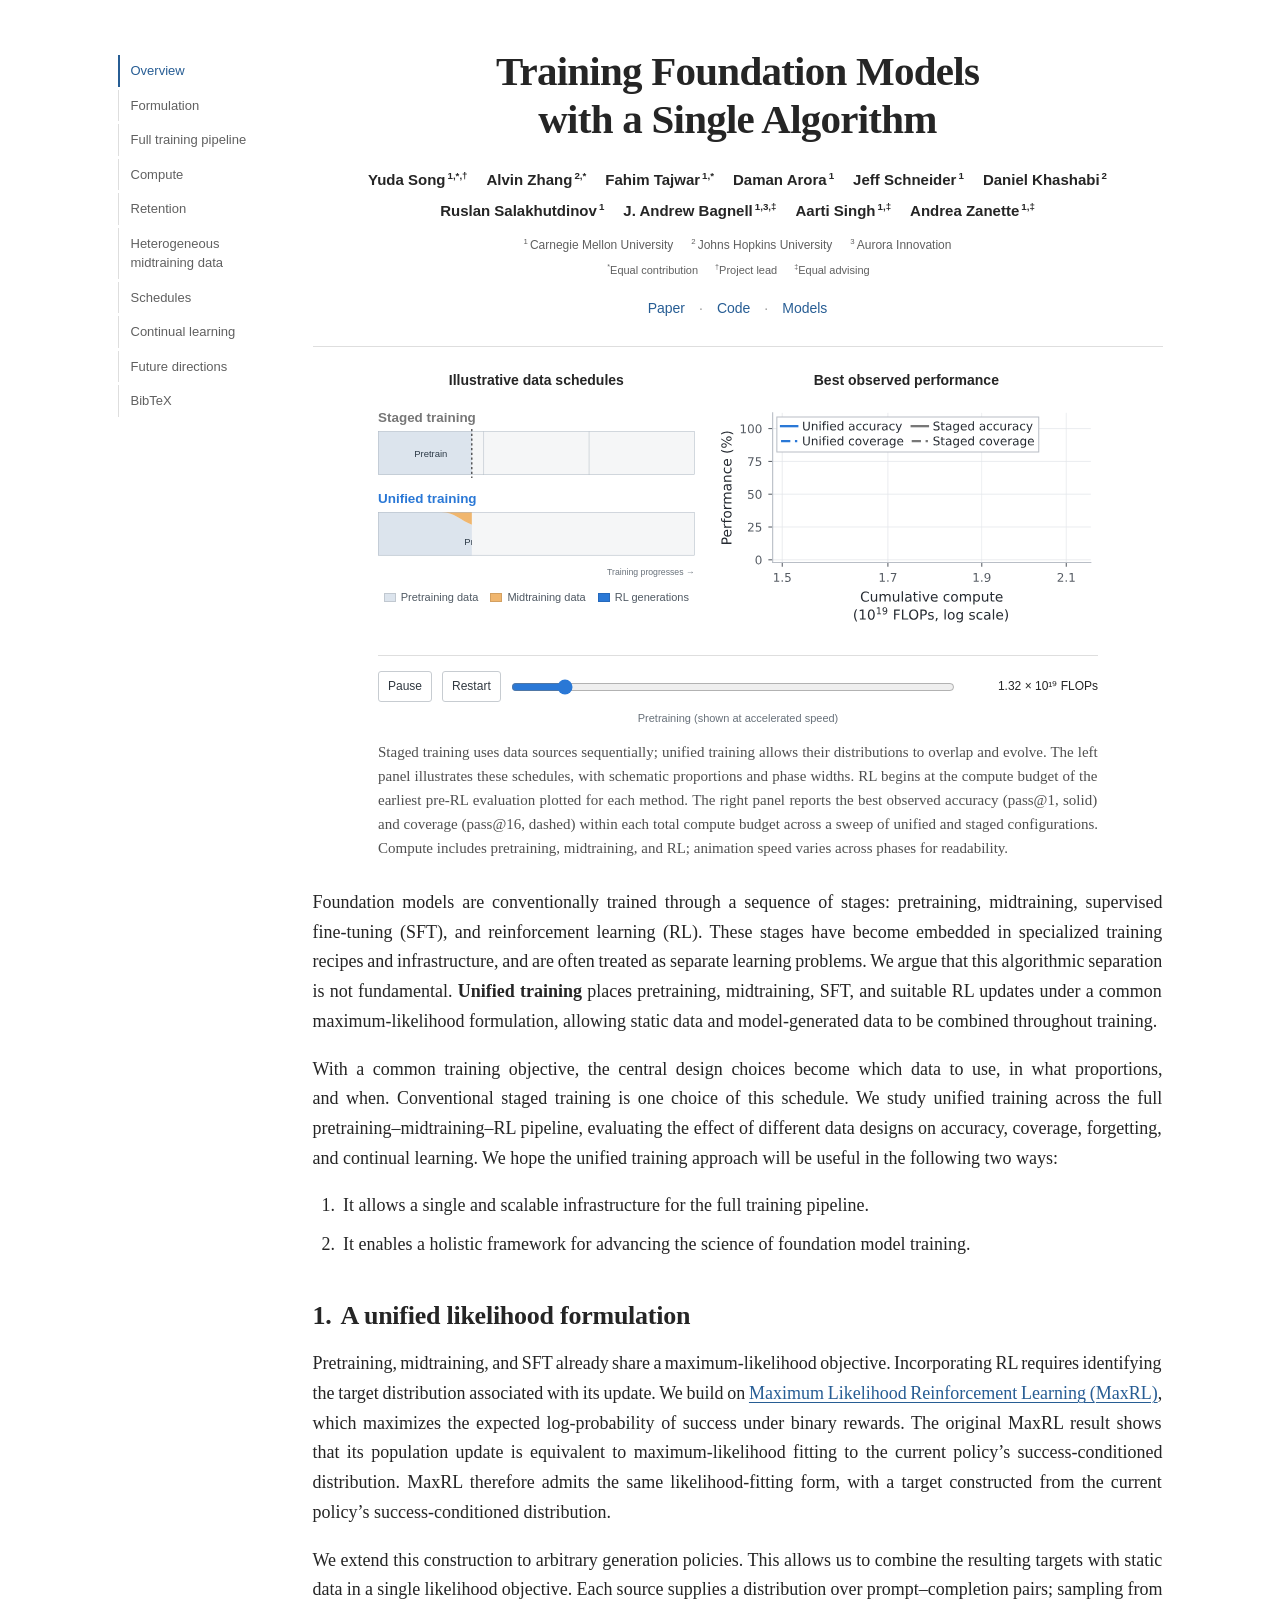
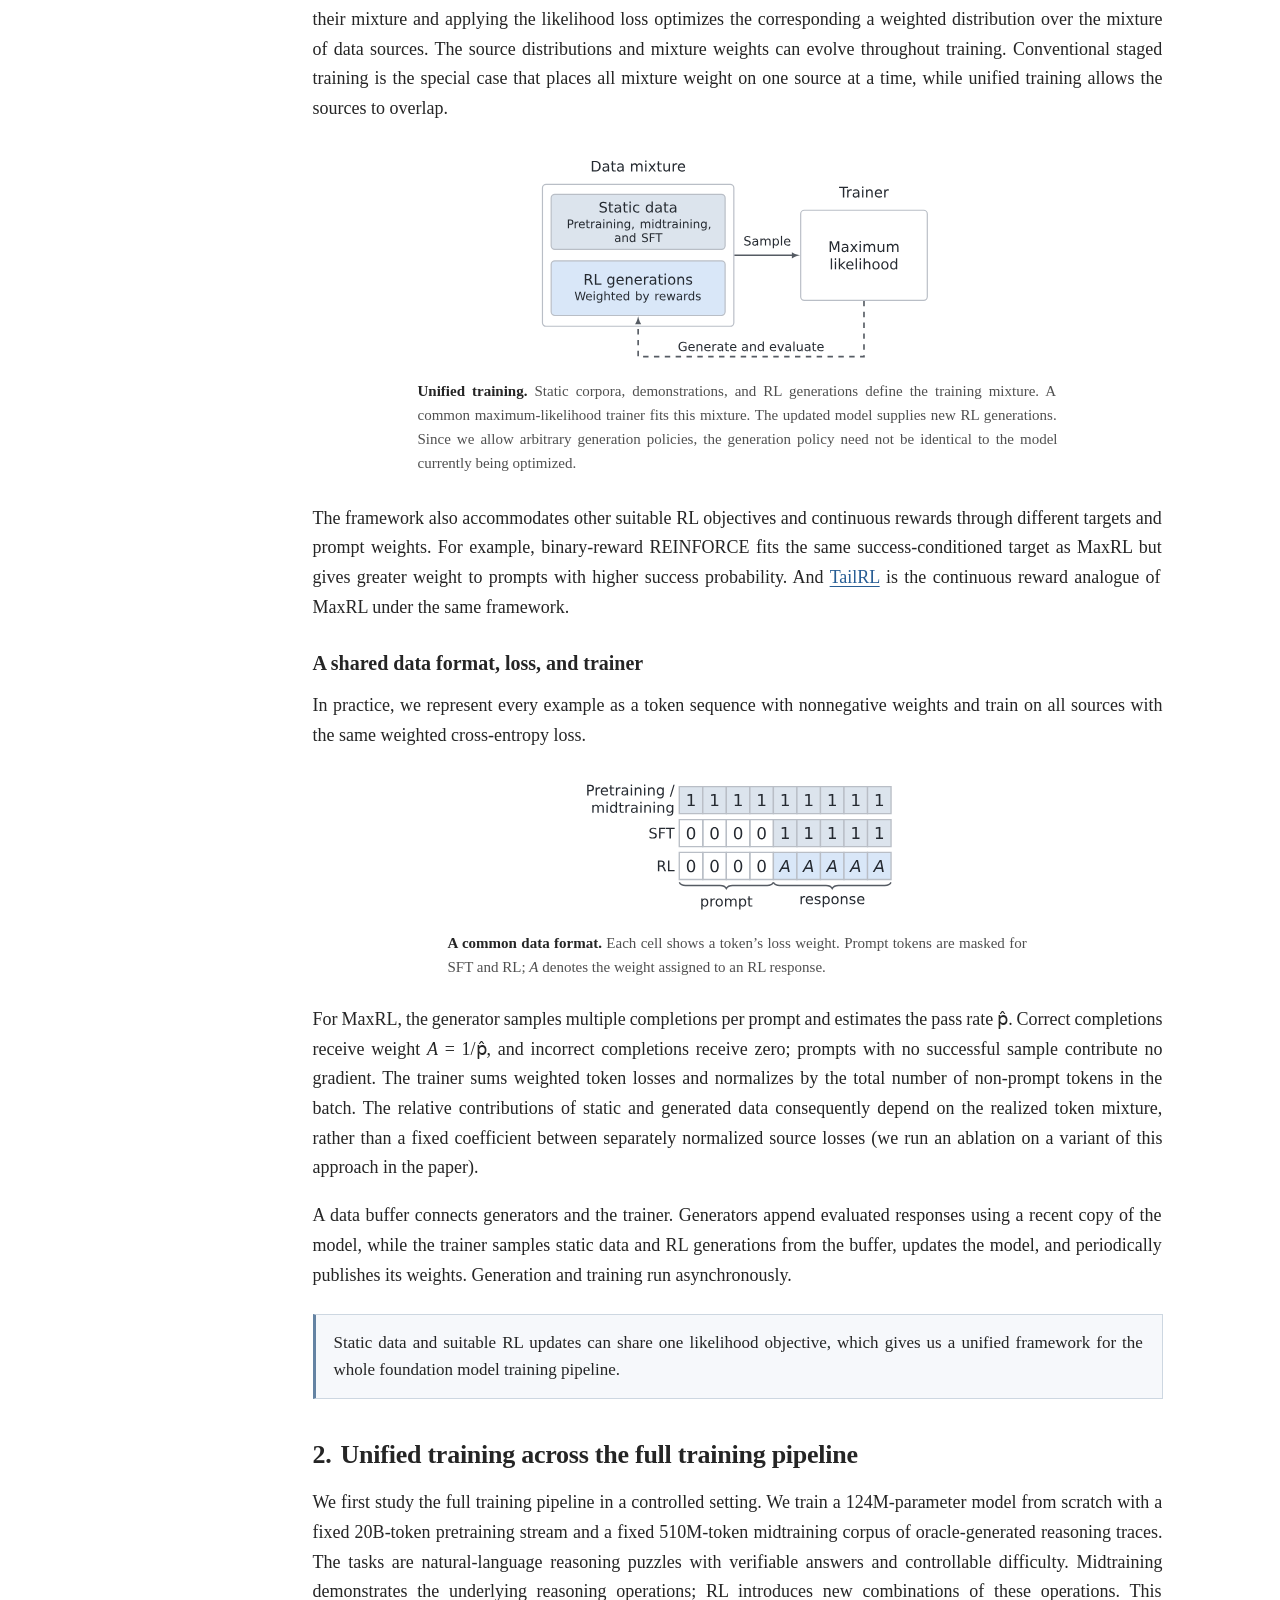
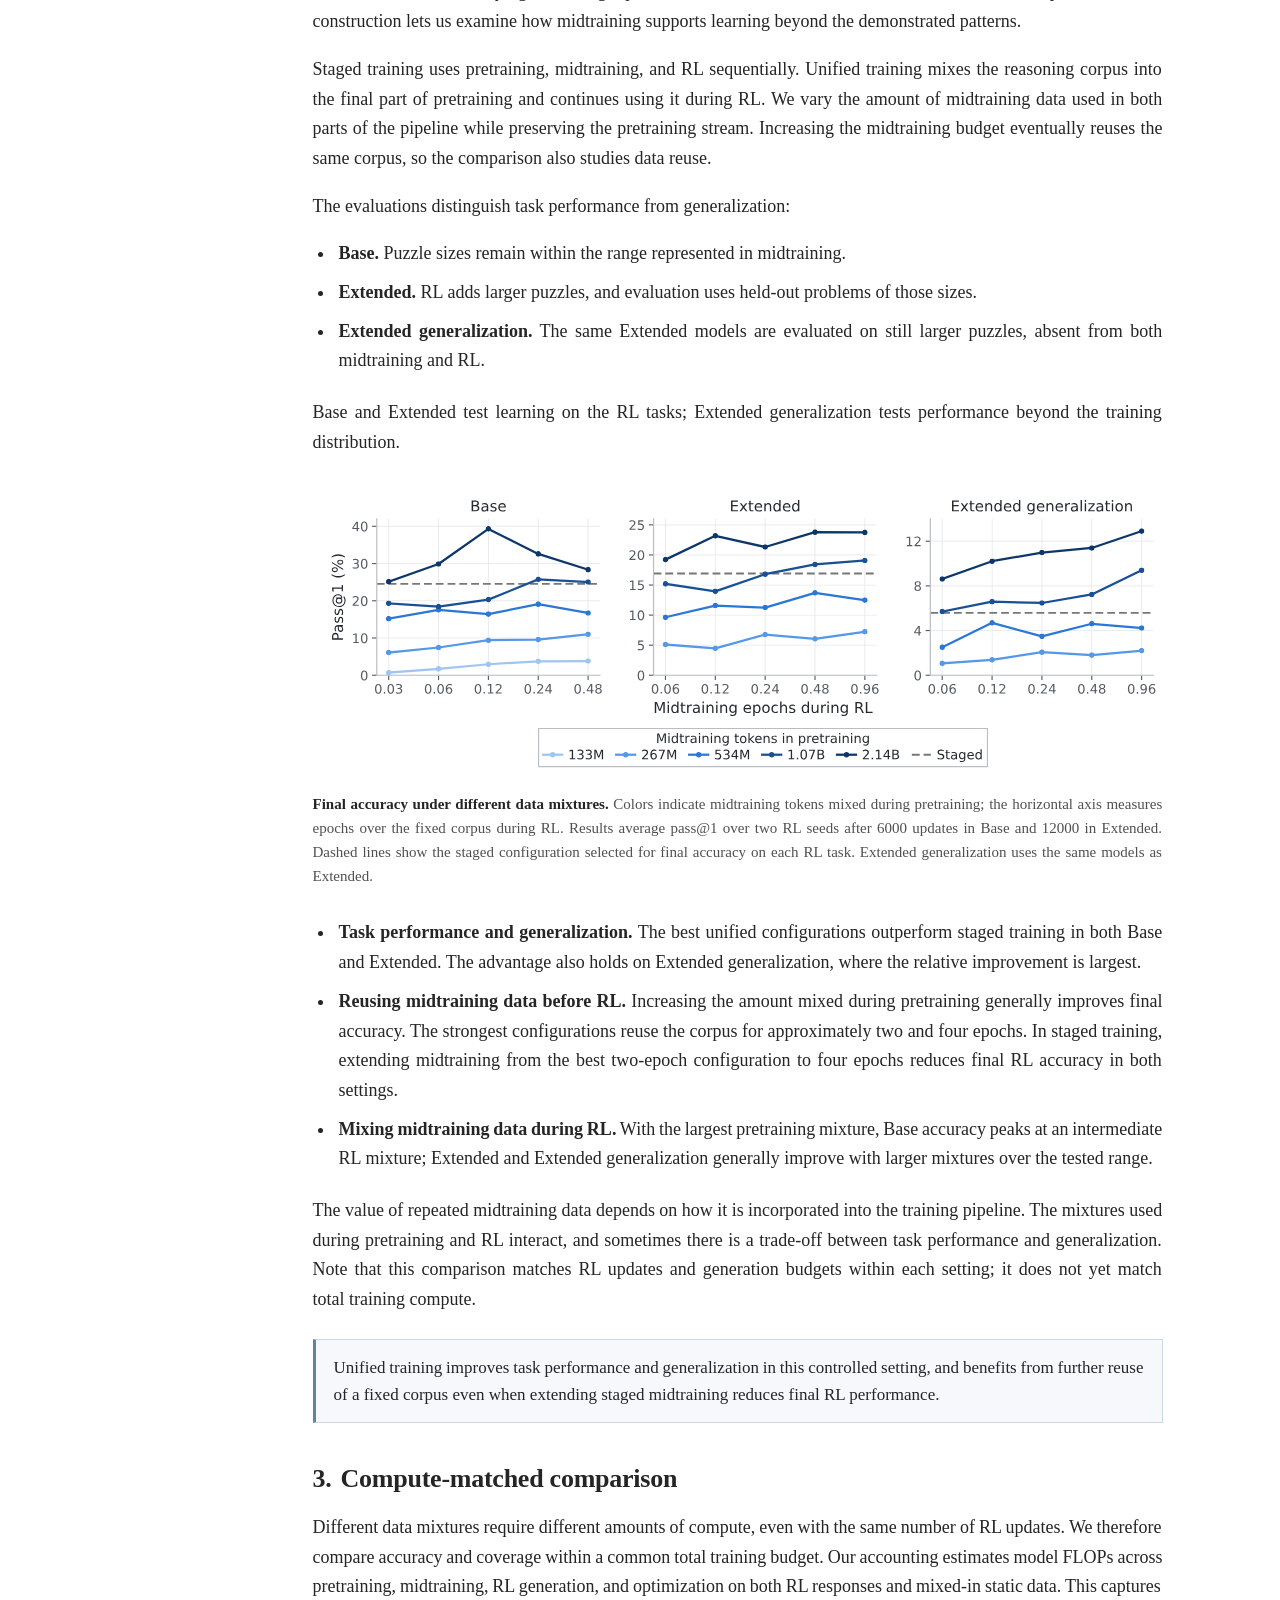
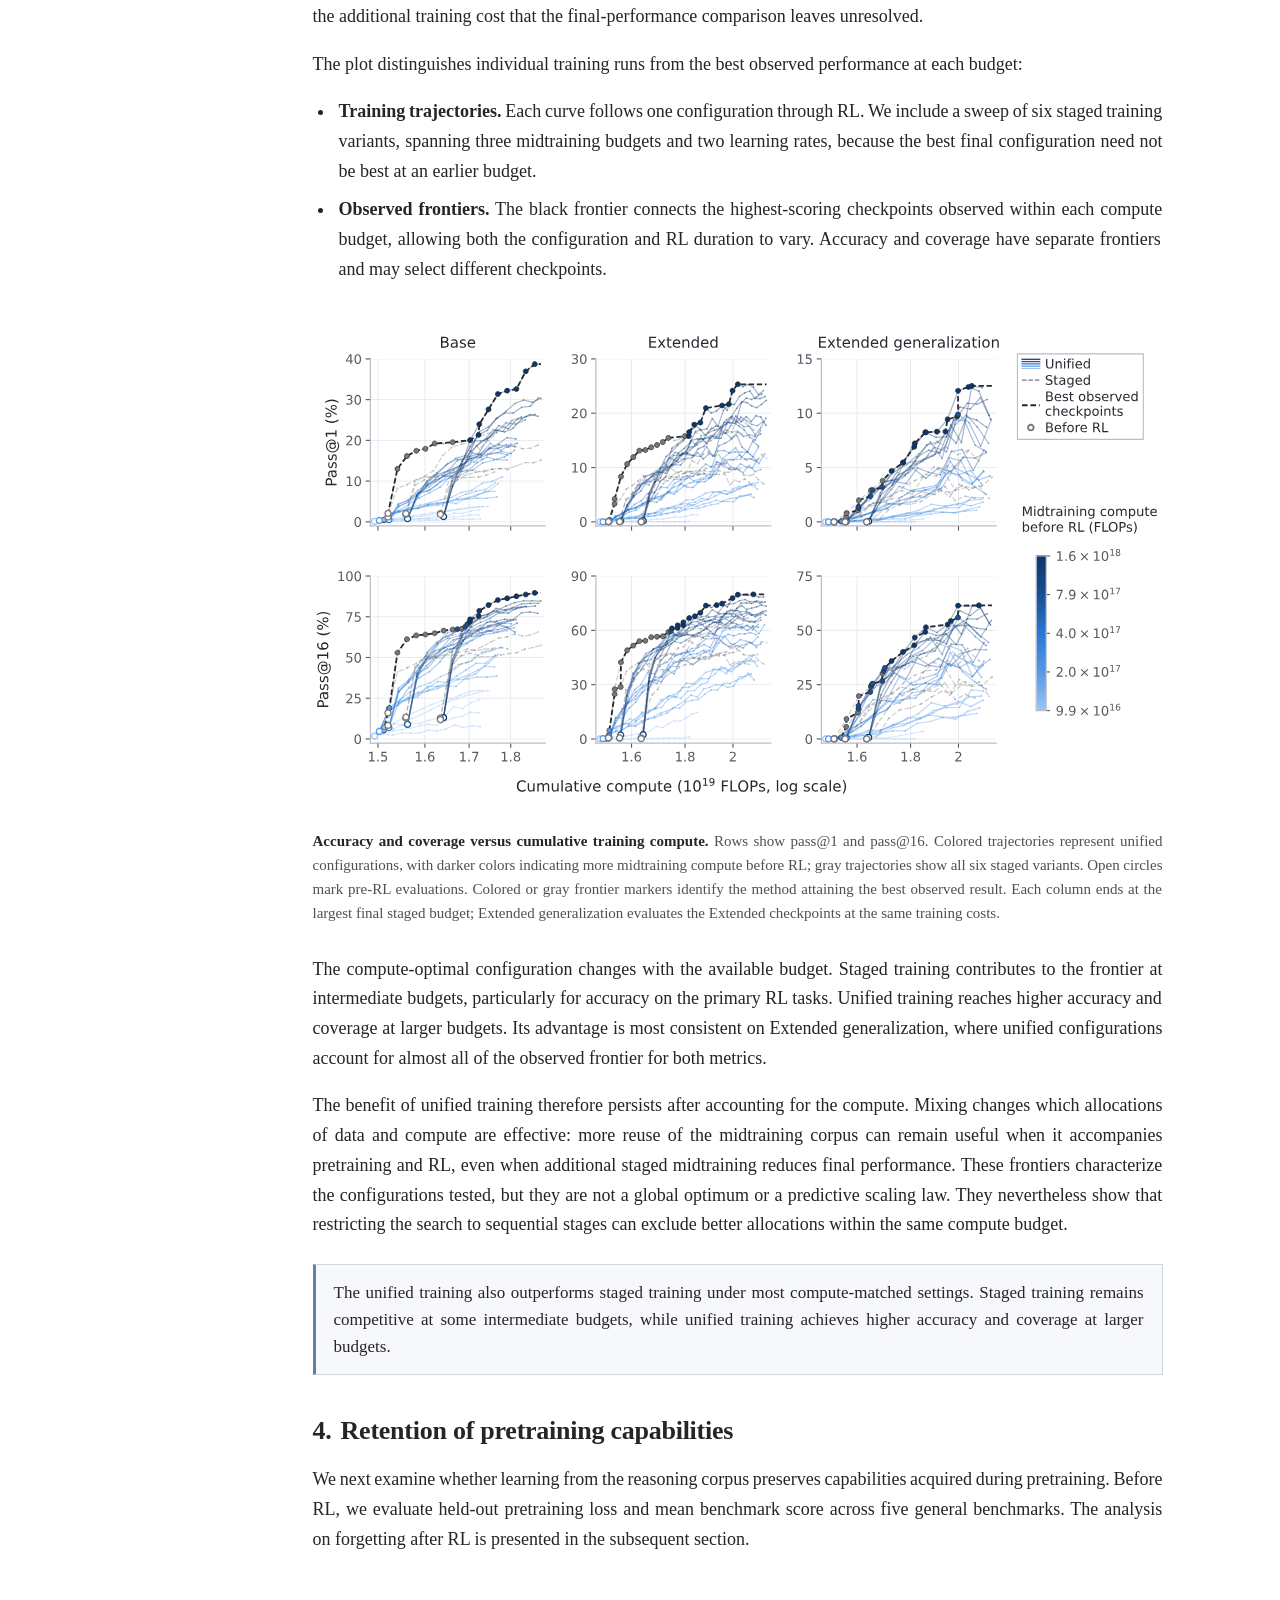
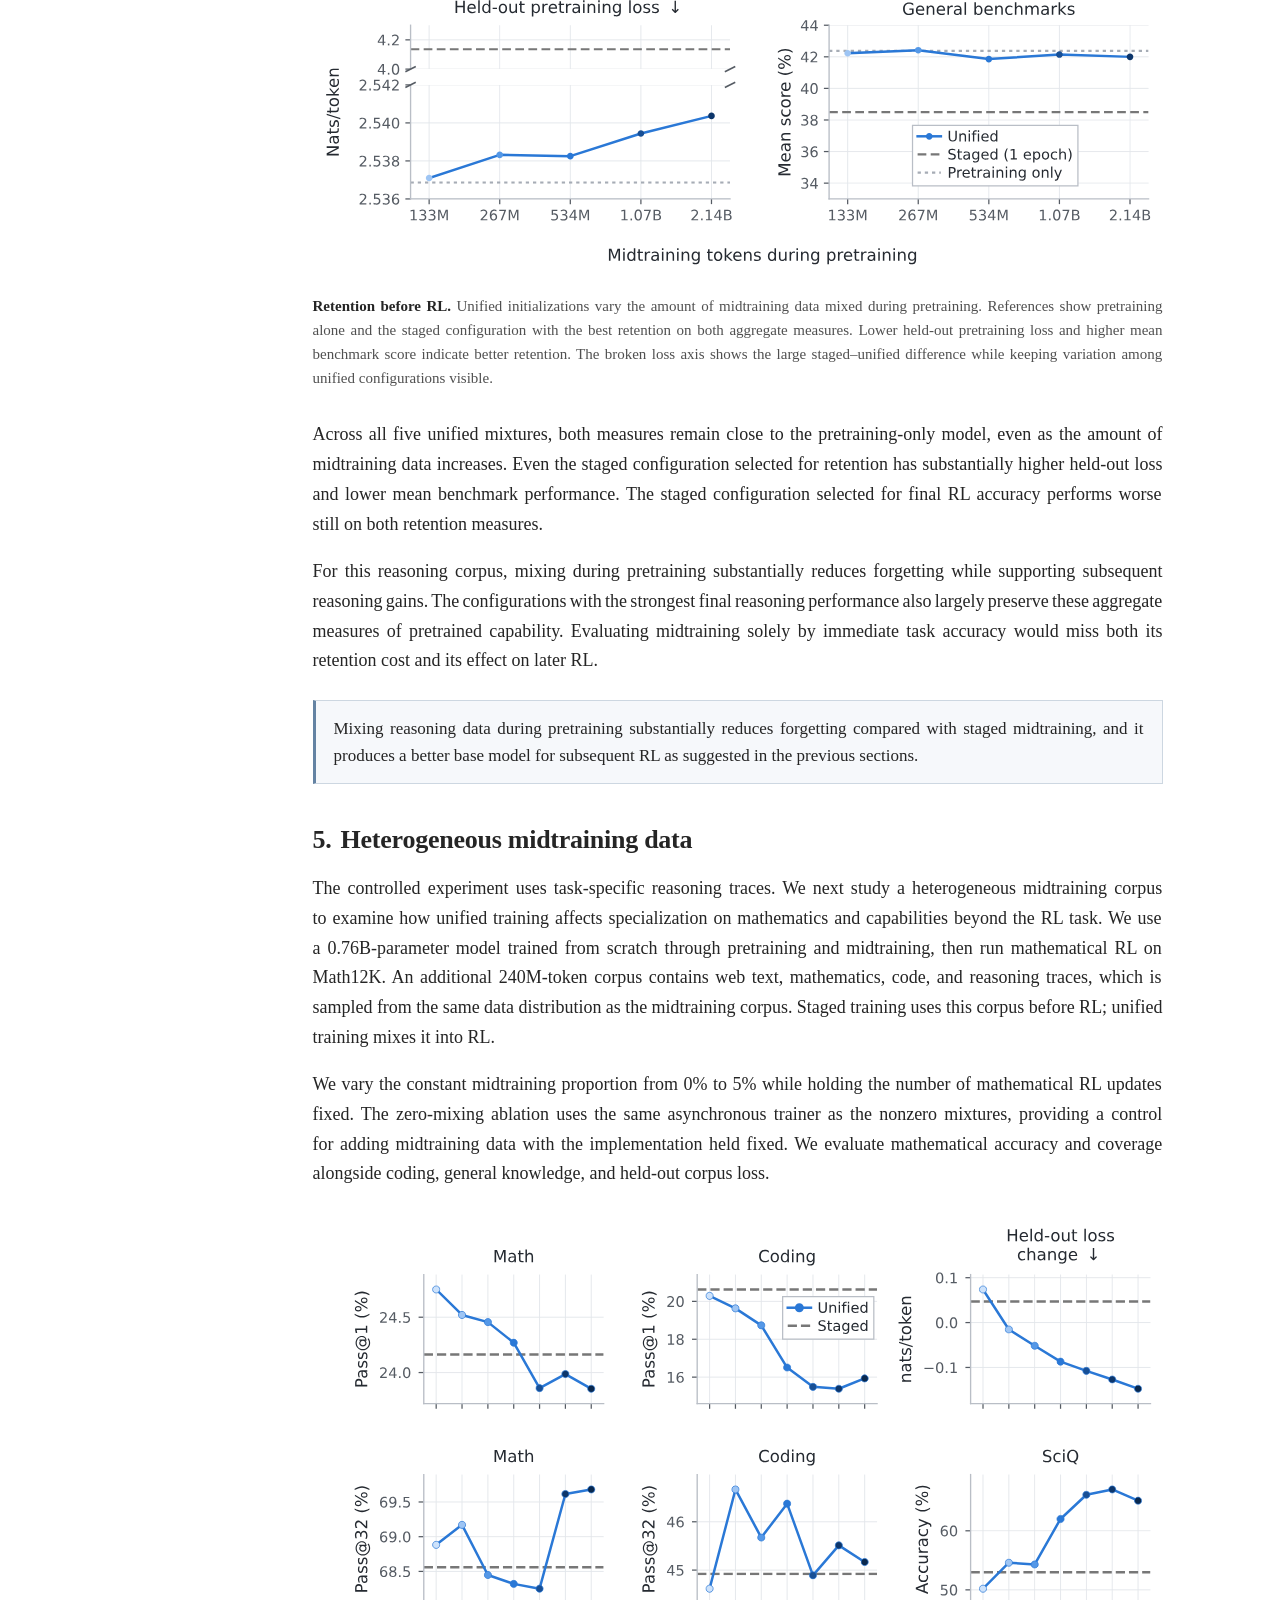
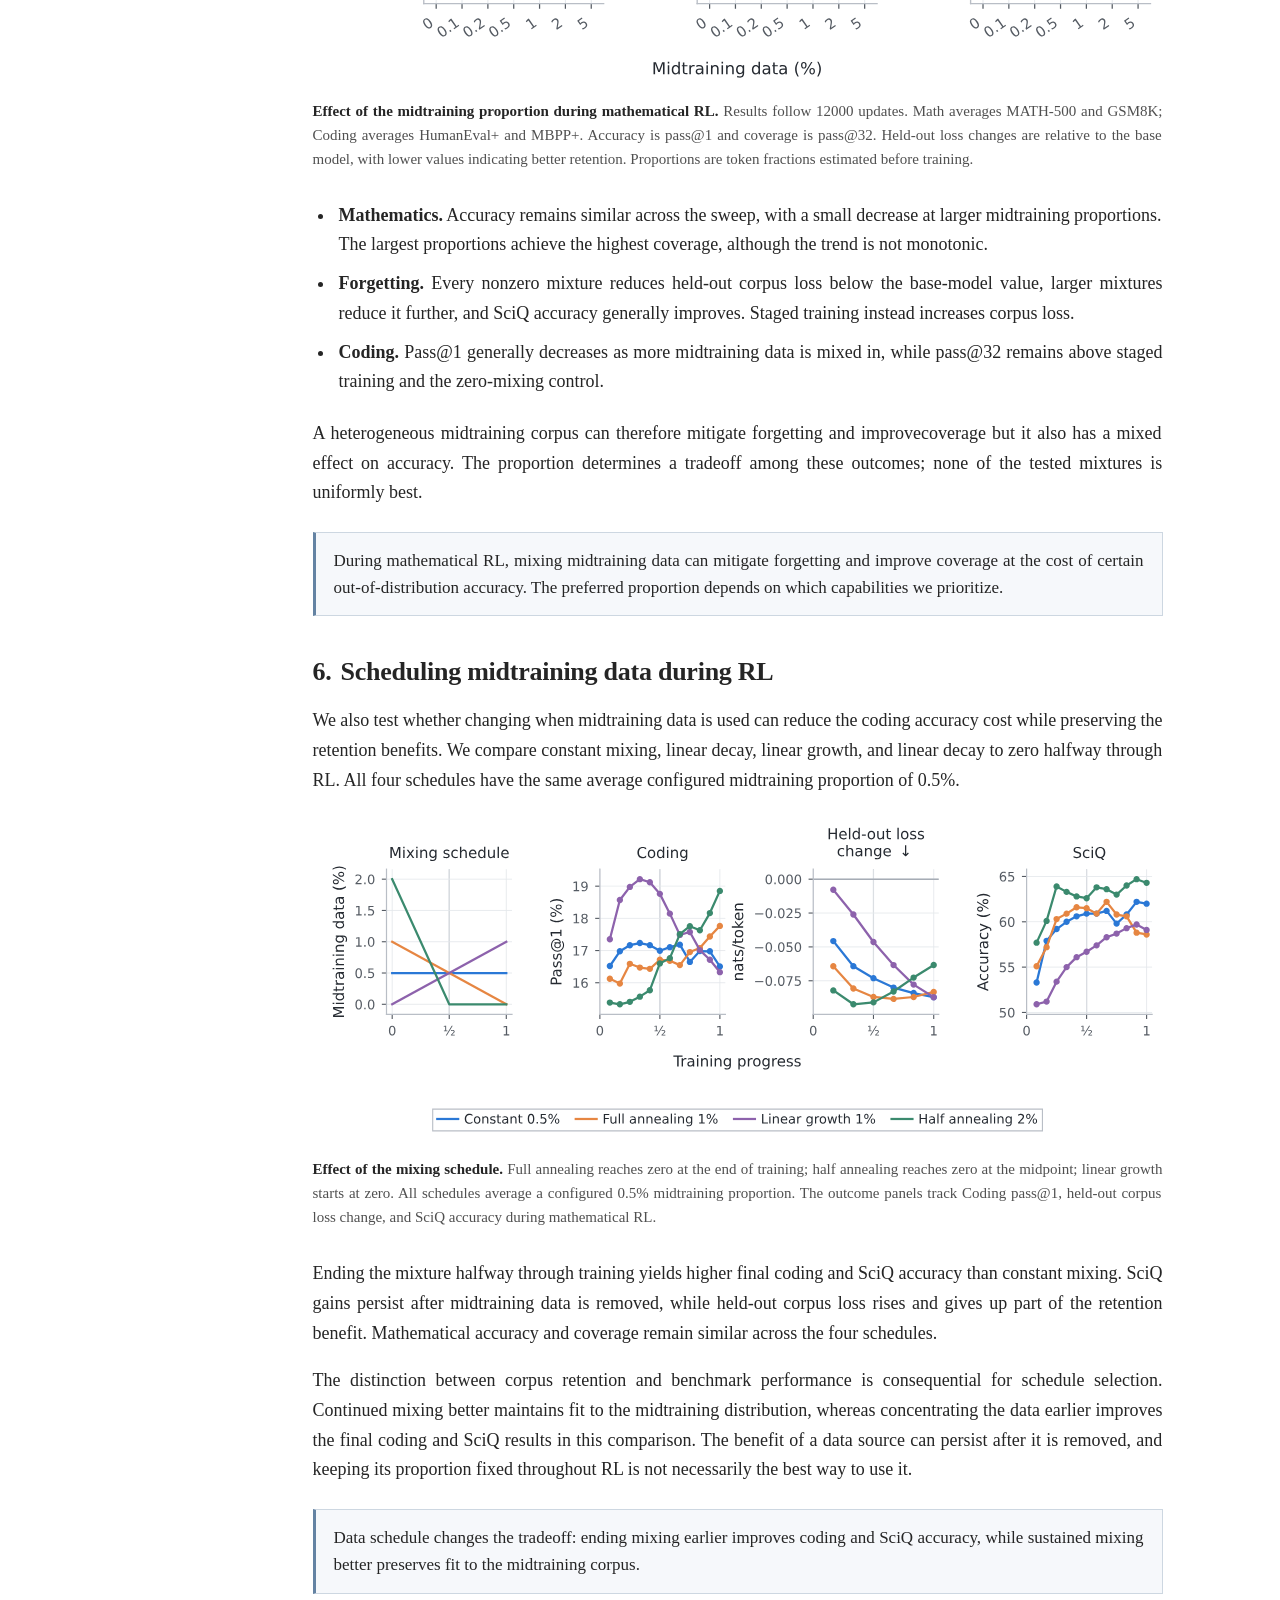
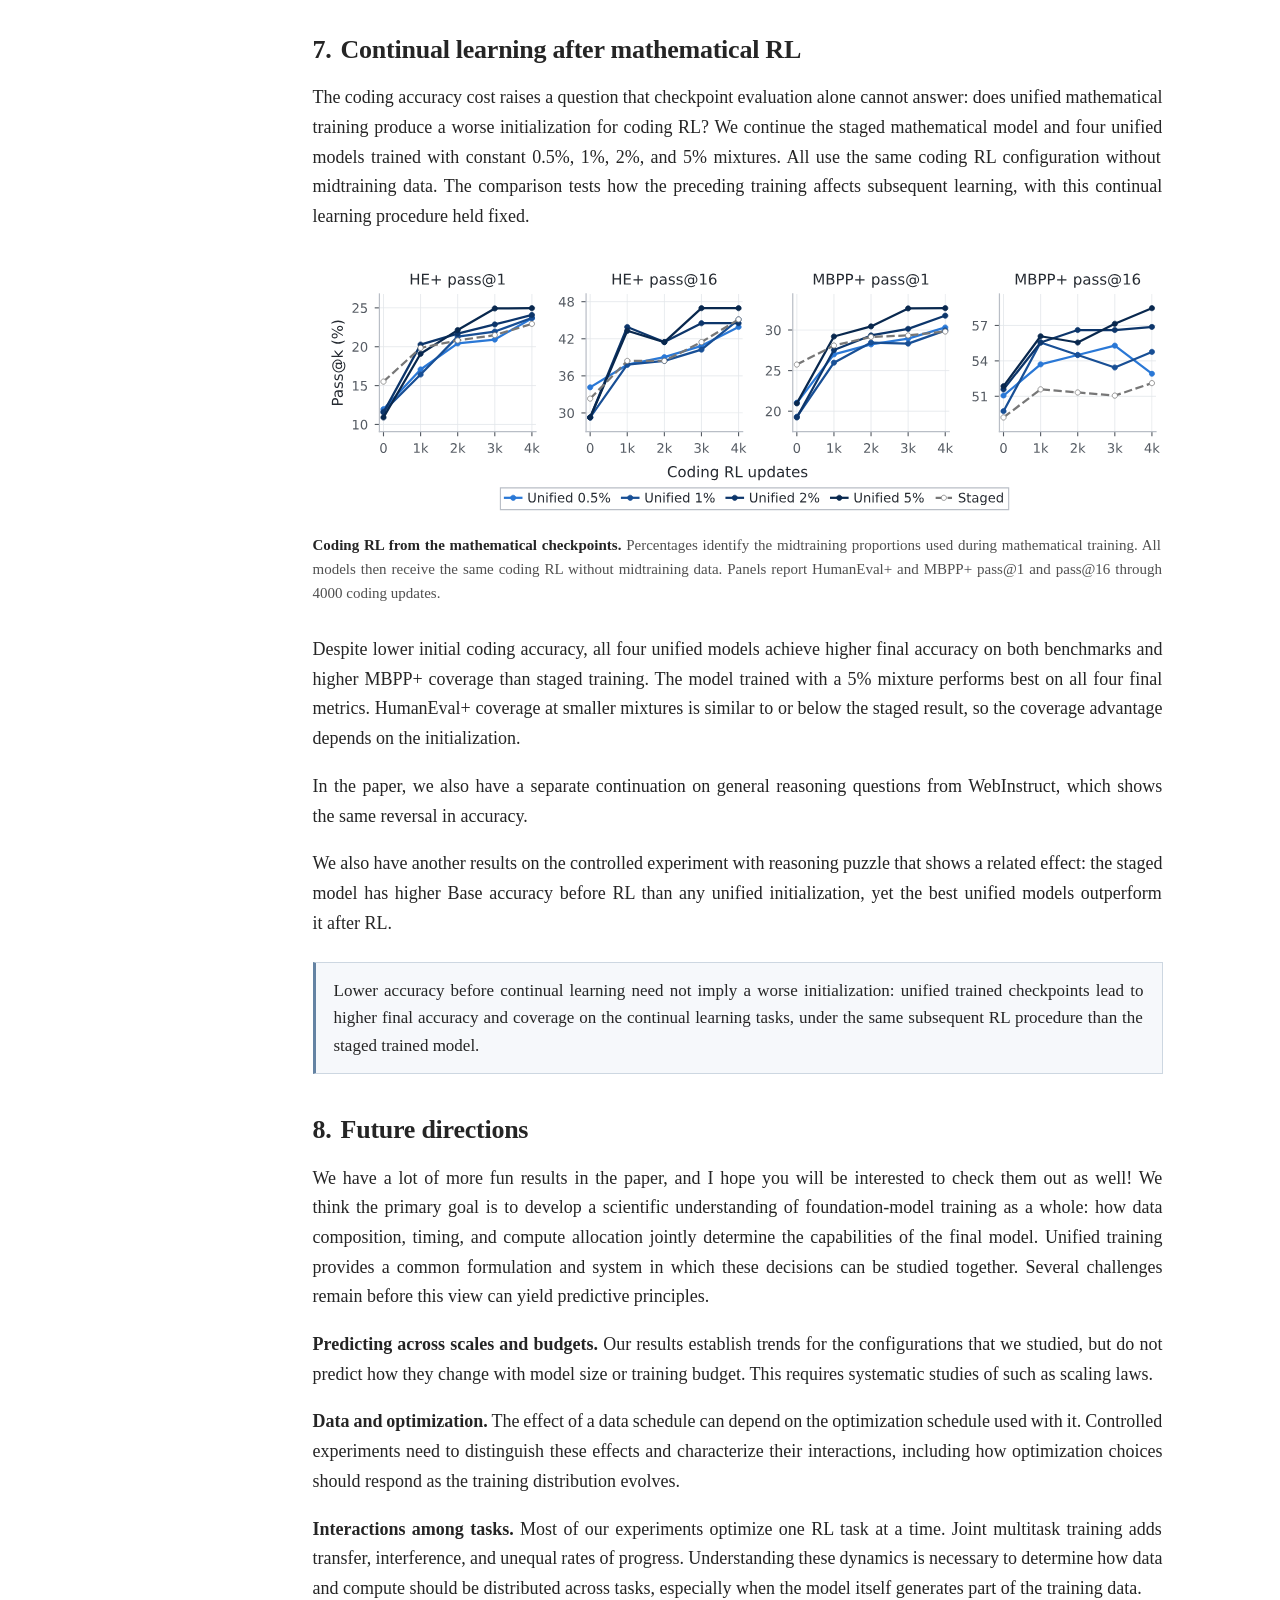
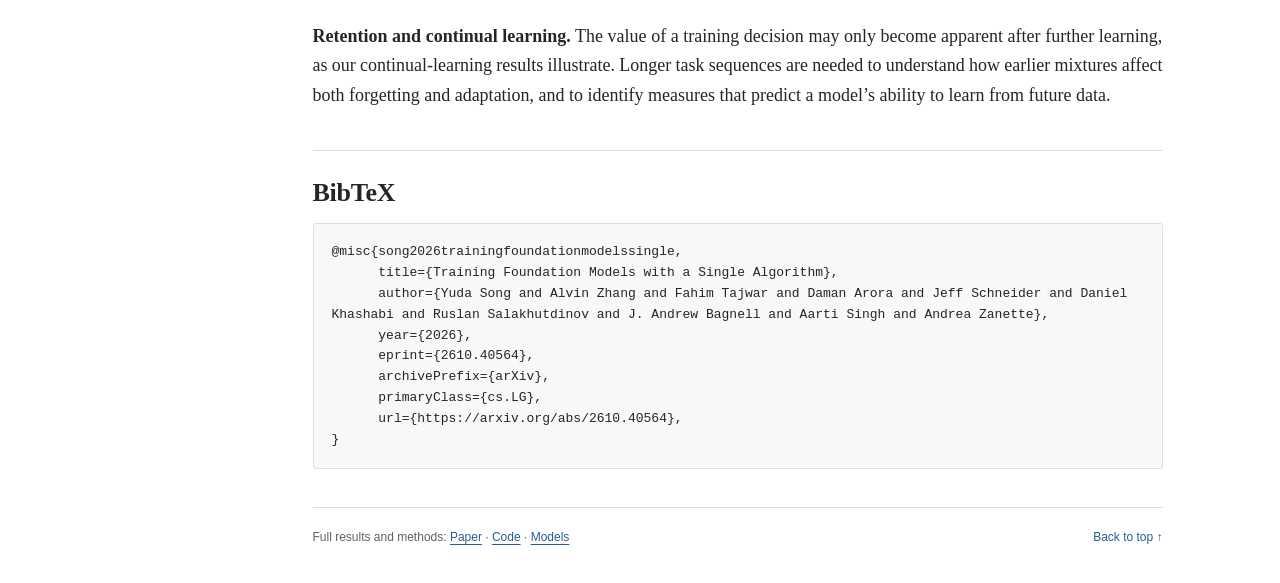
<file: index.html>
<!doctype html>
<!--
  Editing map: Header → Contents navigation → Overview animation → Opening → Sections 1–8 → BibTeX → Footer.
  Article prose and captions are below in short lines; inline tags stay with the words they style.
  In VS Code, fold the #region groups to navigate. Keep section IDs and figure paths intact.
  The overview animation is also in teaser-animation.html; update both copies together.
-->
<html lang="en">

  <!-- #region Metadata, redirect, and styles -->
  <head>
    <meta charset="utf-8">
    <meta name="viewport" content="width=device-width, initial-scale=1">
    <meta name="theme-color" content="#ffffff">
    <meta
      name="description"
      content="Unified training: a common likelihood formulation and training system for static data and suitable RL updates, with experiments on data reuse, compute allocation, retention, and continual learning."
    >
    <meta property="og:type" content="article">
    <meta property="og:title" content="Training Foundation Models with a Single Algorithm">
    <meta
      property="og:description"
      content="A unified likelihood formulation for foundation-model training, and empirical findings on data composition, compute allocation, retention, and continual learning."
    >
    <meta property="og:url" content="https://yudasong.github.io/unified-training/">
    <link rel="canonical" href="https://yudasong.github.io/unified-training/">
    <title>Unified Training — Training Foundation Models with a Single Algorithm</title>
    <script>
      if (location.hostname === 'yudasong.github.io' && /^\/unified-training-website(?:\/|$)/.test(location.pathname)) {
        location.replace('/unified-training/' + location.search + location.hash);
      }
    </script>
    <link rel="icon" type="image/svg+xml" href="assets/favicon.svg?v=20261029-ut">
    <link rel="stylesheet" href="style.css?v=20261029-bibtex">
    <link rel="stylesheet" href="teaser-animation.css?v=20261029-restored">
  </head>
  <!-- #endregion -->
  <body>
    <a class="skip-link" href="#article">Skip to article</a>
    <main id="top">

      <!-- #region Header: title, authors, and resources -->
      <header class="paper-header">
        <h1>Training Foundation Models<br class="title-break"> with a Single Algorithm</h1>
        <div class="authors" id="authors" aria-label="Authors and affiliations">
          <p class="author-names">
            <span>Yuda Song<sup>1,*,†</sup></span>
            <span>Alvin Zhang<sup>2,*</sup></span>
            <span>Fahim Tajwar<sup>1,*</sup></span>
            <span>Daman Arora<sup>1</sup></span>
            <span>Jeff Schneider<sup>1</sup></span>
            <span>Daniel Khashabi<sup>2</sup></span>
            <span>Ruslan Salakhutdinov<sup>1</sup></span>
            <span>J. Andrew Bagnell<sup>1,3,‡</sup></span>
            <span>Aarti Singh<sup>1,‡</sup></span>
            <span>Andrea Zanette<sup>1,‡</sup></span>
          </p>
          <p class="affiliations">
            <span><sup>1</sup>Carnegie Mellon University</span>
            <span><sup>2</sup>Johns Hopkins University</span>
            <span><sup>3</sup>Aurora Innovation</span>
          </p>
          <p class="author-note">
            <span><sup>*</sup>Equal contribution</span>
            <span><sup>†</sup>Project lead</span>
            <span><sup>‡</sup>Equal advising</span>
          </p>
        </div>
        <nav class="resources" aria-label="Project resources">
          <a href="https://arxiv.org/abs/2610.40564">Paper</a>
          <span aria-hidden="true">·</span>
          <a href="https://github.com/yudasong/unified-training">Code</a>
          <span aria-hidden="true">·</span>
          <a href="https://huggingface.co/sfanm/unified-training">Models</a>
        </nav>
      </header>
      <!-- #endregion -->

      <!-- #region Contents navigation -->
      <nav class="article-contents" aria-label="Article contents">
        <a href="#overview">Overview</a>
        <a href="#one-rule">Formulation</a>
        <a href="#same-data">Full training pipeline</a>
        <a href="#compute">Compute</a>
        <a href="#retention">Retention</a>
        <a href="#mixtures">Heterogeneous midtraining data</a>
        <a href="#schedules">Schedules</a>
        <a href="#next-task">Continual learning</a>
        <a href="#looking-ahead">Future directions</a>
        <a href="#bibtex">BibTeX</a>
      </nav>
      <!-- #endregion -->
      <article id="article">

        <!-- #region Overview animation (keep in sync with teaser-animation.html) -->
        <div id="overview">
          <figure class="training-animation" id="training-animation" aria-labelledby="training-animation-caption">
            <div class="training-animation-panels">
              <div class="training-mixtures">
                <p class="training-panel-heading">
                  Illustrative data schedules
                </p>
                <svg
                  class="training-mixture-svg"
                  viewBox="0 0 400 218"
                  role="img"
                  aria-labelledby="training-mixtures-title training-mixtures-description"
                >
                  <title id="training-mixtures-title">Staged and unified data schedules</title>
                  <desc id="training-mixtures-description">
                    Staged training uses pretraining, midtraining, and reinforcement learning data in separate phases.
                    Unified training enables a mixture of pretraining, midtraining and RL generations to be used simultaneously.
                    The proportions and phase lengths are schematic for presentation purposes.
                  </desc>
                  <defs>
                    <clipPath id="training-mixture-reveal">
                      <rect data-mixture-reveal x="0" y="0" width="400" height="218"/>
                    </clipPath>
                  </defs>
                  <text x="0" y="20" class="training-method staged">Staged training</text>
                  <text x="0" y="122" class="training-method unified">Unified training</text>
                  <g class="training-future">
                    <rect x="0" y="32" width="400" height="55"/>
                    <rect x="0" y="134" width="400" height="55"/>
                  </g>
                  <g clip-path="url(#training-mixture-reveal)">
                    <rect x="0" y="32" width="133.333" height="55" class="data-pretraining"/>
                    <rect x="133.333" y="32" width="133.334" height="55" class="data-midtraining"/>
                    <rect x="266.667" y="32" width="133.333" height="55" class="data-rl"/>
                    <path
                      d="M0 134 H80 C100 134 110 152 130 152 H235 C255 152 265 189 285 189 H0 Z"
                      class="data-pretraining"
                    />
                    <path
                      d="M80 134 H400 V147 H285 C265 147 255 152 235 152 H130 C110 152 100 134 80 134 Z"
                      class="data-midtraining"
                    />
                    <path
                      d="M235 152 C255 152 265 147 285 147 H400 V189 H285 C265 189 255 152 235 152 Z"
                      class="data-rl"
                    />
                    <g class="training-band-labels" aria-hidden="true">
                      <text x="66.667" y="65">Pretrain</text>
                      <text x="200" y="65">Midtrain</text>
                      <text x="333.333" y="65" class="on-blue">RL</text>
                      <text x="130" y="175">Pretrain</text>
                      <text x="333.333" y="175" class="on-blue">RL</text>
                    </g>
                  </g>
                  <g class="training-band-outlines" aria-hidden="true">
                    <rect x=".5" y="32.5" width="399" height="54"/>
                    <rect x=".5" y="134.5" width="399" height="54"/>
                    <path d="M133.333 32 V87 M266.667 32 V87"/>
                  </g>
                  <line
                    data-mixture-cursor
                    x1="400"
                    x2="400"
                    y1="29"
                    y2="91"
                    class="training-mixture-cursor"
                    visibility="hidden"
                  />
                  <text x="400" y="213" text-anchor="end" class="training-schematic-label">Training progresses →</text>
                </svg>
                <div class="training-data-legend" aria-label="Data sources">
                  <span><i class="data-pretraining"></i>Pretraining data</span>
                  <span><i class="data-midtraining"></i>Midtraining data</span>
                  <span><i class="data-rl"></i>RL generations</span>
                </div>
              </div>
              <div class="training-performance">
                <p class="training-panel-heading">
                  Best observed performance
                </p>
                <div class="training-performance-chart" data-training-plot>
                  <img
                    src="assets/teaser_reasoning.svg"
                    width="222"
                    height="133"
                    alt="The original Figure 1 plot: best observed reasoning accuracy and coverage within each compute budget. Unified training reaches higher accuracy and coverage at larger budgets."
                  />
                </div>
              </div>
            </div>
            <div class="training-animation-controls" hidden>
              <button type="button" data-training-toggle aria-label="Play training animation">Play</button>
              <button type="button" data-training-restart aria-label="Restart training animation">Restart</button>
              <label class="training-progress-label" for="training-progress">Training progress</label>
              <input
                id="training-progress"
                data-training-progress
                type="range"
                min="0"
                max="1000"
                value="1000"
                step="1"
                aria-label="Training progress"
              />
              <output data-training-compute for="training-progress">2.15 × 10¹⁹ FLOPs</output>
            </div>
            <p class="training-animation-phase" data-training-phase hidden>
              Training complete
            </p>
            <figcaption id="training-animation-caption">
              Staged training uses data sources sequentially; unified training allows their distributions to overlap and
              evolve.
              The left panel illustrates these schedules, with schematic proportions and phase widths.
              RL begins at the compute budget of the earliest pre-RL evaluation plotted for each method.
              The right panel reports the best observed accuracy (pass@1, solid) and coverage (pass@16, dashed) within
              each total compute budget across a sweep of unified and staged configurations.
              Compute includes pretraining, midtraining, and RL; animation speed varies across phases for readability.
            </figcaption>
          </figure>
        </div>
        <!-- #endregion -->

        <!-- #region Opening paragraphs -->
        <div class="opening" id="opening">
          <p>
            Foundation models are conventionally trained through a sequence of stages: pretraining, midtraining,
            supervised fine-tuning (SFT), and reinforcement learning (RL).
            These stages have become embedded in specialized training recipes and infrastructure, and are often treated
            as separate learning problems.
            We argue that this algorithmic separation is not fundamental.
            <strong>Unified training</strong> places pretraining, midtraining, SFT, and suitable RL updates under a
            common maximum-likelihood formulation, allowing static data and model-generated data to be combined
            throughout training.
          </p>
          <p>
            With a common training objective, the central design choices become which data to use, in what proportions, and
            when.
            Conventional staged training is one choice of this schedule.
            We study unified training across the full pretraining–midtraining–RL pipeline, evaluating
            the effect of different data designs on accuracy, coverage, forgetting, and continual learning.
            We hope the unified training approach will be useful in the following two ways:
          </p>
          <ol>
            <li>It allows a single and scalable infrastructure for the full training pipeline.</li>
            <li>It enables a holistic framework for advancing the science of foundation model training.</li>
          </ol>
        </div>
        <!-- #endregion -->

        <!-- #region 1. A unified likelihood formulation -->
        <section id="one-rule">
          <h2><span class="section-number">1.</span> A unified likelihood formulation</h2>
          <p>
            Pretraining, midtraining, and SFT already share a maximum-likelihood objective.
            Incorporating RL requires identifying the target distribution associated with its update.
            We build on <a href="https://zanette-labs.github.io/MaxRL/">Maximum Likelihood Reinforcement Learning
            (MaxRL)</a>, which maximizes the expected log-probability of success under binary rewards.
            The original MaxRL result shows that its population update is equivalent to maximum-likelihood fitting to
            the current policy’s success-conditioned distribution.
            MaxRL therefore admits the same likelihood-fitting form, with a target constructed from the current policy’s success-conditioned distribution.
          </p>
          <p>
            We extend this construction to arbitrary generation policies. This allows us to combine the
            resulting targets with static data in a single likelihood objective.
            Each source supplies a distribution over prompt–completion pairs; sampling from their mixture and applying
            the likelihood loss optimizes the corresponding a weighted distribution over the mixture of data sources.
            The source distributions and mixture weights can evolve throughout training.
            Conventional staged training is the special case that places all mixture weight on one source at a time,
            while unified training allows the sources to overlap.
          </p>
          <figure id="fig-framework" class="framework-figure">
            <img
              src="assets/training_framework.svg"
              alt="The paper’s conceptual diagram: static data and reward-weighted RL generations form a data mixture, sampled by a maximum-likelihood trainer. The updated model generates and evaluates further responses for the mixture."
              width="654"
              height="345"
            >
            <figcaption>
              <strong>Unified training.</strong>
              Static corpora, demonstrations, and RL generations define the training
              mixture.
              A common maximum-likelihood trainer fits this mixture. The updated model supplies new RL generations.
              Since we allow arbitrary generation policies, the generation policy need not be identical to the model currently being optimized.
            </figcaption>
          </figure>
          <p>
          </p>
          <p>
            The framework also accommodates other suitable RL objectives and continuous rewards through different
            targets and prompt weights.
            For example, binary-reward REINFORCE fits the same success-conditioned target as MaxRL but gives greater
            weight to prompts with higher success probability.
            And <a href="https://zanette-labs.github.io/TailRL-website/">TailRL</a> is the continuous reward analogue of MaxRL under the same framework.
          </p>
          <h3>A shared data format, loss, and trainer</h3>
          <p>
            In practice, we represent every example as a token sequence with nonnegative weights and train on all sources with the
            same weighted cross-entropy loss.
          </p>
          <figure id="fig-token-weights" class="token-weights-figure">
            <img
              src="assets/token_weights.svg"
              width="462"
              height="201"
              alt="The paper’s token-weight diagram: pretraining and midtraining assign weight 1 to every token. SFT assigns 0 to prompt tokens and 1 to response tokens. RL assigns 0 to prompt tokens and a weight A to response tokens."
            >
            <figcaption>
              <strong>A common data format.</strong>
              Each cell shows a token’s loss weight.
              Prompt tokens are masked for SFT and RL; <em>A</em> denotes the weight assigned to an RL response.
            </figcaption>
          </figure>
          <p>
            For MaxRL, the generator samples multiple completions per prompt and estimates the pass rate p̂.
            Correct completions receive weight <em>A</em> = 1/p̂, and incorrect completions receive zero; prompts with
            no successful sample contribute no gradient.
            The trainer sums weighted token losses and normalizes by the total number of non-prompt tokens in the batch.
            The relative contributions of static and generated data consequently depend on the realized token mixture,
            rather than a fixed coefficient between separately normalized source losses (we run an ablation on a variant of this approach in the paper).
          </p>
          <p>
            A data buffer connects generators and the trainer.
            Generators append evaluated responses using a recent copy of the model, while the trainer samples static
            data and RL generations from the buffer, updates the model, and periodically publishes its weights.
            Generation and training run asynchronously.
          </p>
          <aside class="takeaway" id="takeaway-one-rule" aria-label="Section summary">
            <p>
              Static data and suitable RL updates can share one likelihood objective, which gives us a unified framework for the whole foundation model training pipeline.
            </p>
          </aside>
        </section>
        <!-- #endregion -->

        <!-- #region 2. Unified training across the full training pipeline -->
        <section id="same-data">
          <h2><span class="section-number">2.</span> Unified training across the full training pipeline</h2>
          <p>
            We first study the full training pipeline in a controlled setting.
            We train a 124M-parameter model from scratch with a fixed 20B-token pretraining stream and a fixed
            510M-token midtraining corpus of oracle-generated reasoning traces.
            The tasks are natural-language reasoning puzzles with verifiable answers and controllable difficulty.
            Midtraining demonstrates the underlying reasoning operations; RL introduces new combinations of these
            operations.
            This construction lets us examine how midtraining supports learning beyond the demonstrated patterns.
          </p>
          <p>
            Staged training uses pretraining, midtraining, and RL sequentially.
            Unified training mixes the reasoning corpus into the final part of pretraining and continues using it during
            RL.
            We vary the amount of midtraining data used in both parts of the pipeline while preserving the pretraining
            stream.
            Increasing the midtraining budget eventually reuses the same corpus, so the comparison also studies data reuse.
          </p>
          <p>
            The evaluations distinguish task performance from generalization:
          </p>
          <ul>
            <li>
              <strong>Base.</strong>
              Puzzle sizes remain within the range represented in midtraining.
            </li>
            <li>
              <strong>Extended.</strong>
              RL adds larger puzzles, and evaluation uses held-out problems of those sizes.
            </li>
            <li>
              <strong>Extended generalization.</strong>
              The same Extended models are evaluated on still larger puzzles, absent from both midtraining and RL.
            </li>
          </ul>
          <p>
            Base and Extended test learning on the RL tasks; Extended generalization tests performance beyond the
            training distribution.
          </p>
          <figure id="fig-reasoning" class="paper-figure">
            <div class="figure-content">
              <img
                src="assets/reasoning_data_reuse.svg"
                alt="Original three-panel paper plot of final accuracy in Base, Extended, and Extended generalization. Five colors distinguish midtraining amounts during pretraining; horizontal position measures reuse during RL. Best unified configurations exceed the dashed staged references."
                width="1100"
                height="375"
              >
            </div>
            <figcaption>
              <strong>Final accuracy under different data mixtures.</strong>
              Colors indicate midtraining tokens mixed during pretraining; the horizontal axis measures epochs over the
              fixed corpus during RL.
              Results average pass@1 over two RL seeds after 6000 updates in Base and 12000 in Extended.
              Dashed lines show the staged configuration selected for final accuracy on each RL task.
              Extended generalization uses the same models as Extended.
            </figcaption>
          </figure>
          <ul>
            <li>
              <strong>Task performance and generalization.</strong>
              The best unified configurations outperform staged training in both Base and Extended.
              The advantage also holds on Extended generalization, where the relative improvement is largest.
            </li>
            <li>
              <strong>Reusing midtraining data before RL.</strong>
              Increasing the amount mixed during pretraining generally improves final accuracy.
              The strongest configurations reuse the corpus for approximately two and four epochs.
              In staged training, extending midtraining from the best two-epoch configuration to four epochs reduces
              final RL accuracy in both settings.
            </li>
            <li>
              <strong>Mixing midtraining data during RL.</strong>
              With the largest pretraining mixture, Base accuracy peaks at an intermediate RL mixture; Extended and
              Extended generalization generally improve with larger mixtures over the tested range.
            </li>
          </ul>
          <p>
            The value of repeated midtraining data depends on how it is incorporated into the training pipeline.
            The mixtures used during pretraining and RL interact, and sometimes there is a trade-off between task performance and generalization.
            Note that this comparison matches RL updates and generation budgets within each setting; it does not yet match total
            training compute.
          </p>
          <aside class="takeaway" id="takeaway-same-data" aria-label="Section summary">
            <p>
              Unified training improves task performance and generalization in this controlled setting, and benefits
              from further reuse of a fixed corpus even when extending staged midtraining reduces final RL performance.
            </p>
          </aside>
        </section>
        <!-- #endregion -->

        <!-- #region 3. Accuracy and coverage under a total compute budget -->
        <section id="compute">
          <h2><span class="section-number">3.</span>Compute-matched comparison</h2>
          <p>
            Different data mixtures require different amounts of compute, even with the same number of RL updates.
            We therefore compare accuracy and coverage within a common total training budget.
            Our accounting estimates model FLOPs across pretraining, midtraining, RL generation, and optimization on
            both RL responses and mixed-in static data.
            This captures the additional training cost that the final-performance comparison leaves unresolved.
          </p>
          <p>
            The plot distinguishes individual training runs from the best observed performance at each budget:
          </p>
          <ul>
            <li>
              <strong>Training trajectories.</strong>
              Each curve follows one configuration through RL.
              We include a sweep of six staged training variants, spanning three midtraining budgets and two learning rates, because the
              best final configuration need not be best at an earlier budget.
            </li>
            <li>
              <strong>Observed frontiers.</strong>
              The black frontier connects the highest-scoring checkpoints observed within each compute budget, allowing
              both the configuration and RL duration to vary.
              Accuracy and coverage have separate frontiers and may select different checkpoints.
            </li>
          </ul>
          <figure id="fig-compute" class="paper-figure">
            <div class="figure-content">
              <img
                src="assets/reasoning_compute.svg"
                alt="Original six-panel compute figure. Columns show Base, Extended, and Extended generalization; rows show accuracy and coverage. Unified and six staged training trajectories are overlaid with the observed frontier. Unified has its clearest advantage at larger budgets and on generalization."
                width="1100"
                height="646"
              >
            </div>
            <figcaption>
              <strong>Accuracy and coverage versus cumulative training compute.</strong>
              Rows show pass@1 and pass@16.
              Colored trajectories represent unified configurations, with darker colors indicating more midtraining
              compute before RL; gray trajectories show all six staged variants.
              Open circles mark pre-RL evaluations.
              Colored or gray frontier markers identify the method attaining the best observed result.
              Each column ends at the largest final staged budget; Extended generalization evaluates the Extended
              checkpoints at the same training costs.
            </figcaption>
          </figure>
          <p>
            The compute-optimal configuration changes with the available budget.
            Staged training contributes to the frontier at intermediate budgets, particularly for accuracy on the
            primary RL tasks.
            Unified training reaches higher accuracy and coverage at larger budgets.
            Its advantage is most consistent on Extended generalization, where unified configurations account for almost
            all of the observed frontier for both metrics.
          </p>
          <p>
            The benefit of unified training therefore persists after accounting for the compute.
            Mixing changes which allocations of data and compute are effective: more reuse of the midtraining corpus can
            remain useful when it accompanies pretraining and RL, even when additional staged midtraining reduces final
            performance.
            These frontiers characterize the configurations tested, but they are not a global optimum or a predictive scaling
            law.
            They nevertheless show that restricting the search to sequential stages can exclude better allocations
            within the same compute budget.
          </p>
          <aside class="takeaway" id="takeaway-compute" aria-label="Section summary">
            <p>
              The unified training also outperforms staged training under most compute-matched settings.
              Staged training remains competitive at some intermediate budgets, while unified training achieves higher
              accuracy and coverage at larger budgets.
            </p>
          </aside>
        </section>
        <!-- #endregion -->

        <!-- #region 4. Retention of pretrained capabilities -->
        <section id="retention">
          <h2><span class="section-number">4.</span> Retention of pretraining capabilities</h2>
          <p>
            We next examine whether learning from the reasoning corpus preserves capabilities acquired during
            pretraining.
            Before RL, we evaluate held-out pretraining loss and mean benchmark score across five general benchmarks.
            The analysis on forgetting after RL is presented in the subsequent section.
          </p>
          <figure id="fig-retention" class="paper-figure retention-figure">
            <div class="figure-content">
              <img
                src="assets/reasoning_pretraining_retention.svg"
                alt="Original retention figure shows all five unified midtraining amounts, pretraining-only reference, and the staged configuration with best retention. Unified remains near the pretraining reference; staged has much higher held-out loss and lower average benchmark score."
                width="980"
                height="340"
              >
            </div>
            <figcaption>
              <strong>Retention before RL.</strong>
              Unified initializations vary the amount of midtraining data mixed during pretraining.
              References show pretraining alone and the staged configuration with the best retention on both aggregate
              measures.
              Lower held-out pretraining loss and higher mean benchmark score indicate better retention.
              The broken loss axis shows the large staged–unified difference while keeping variation among unified
              configurations visible.
            </figcaption>
          </figure>
          <p>
            Across all five unified mixtures, both measures remain close to the pretraining-only model, even as the
            amount of midtraining data increases.
            Even the staged configuration selected for retention has substantially higher held-out loss and lower mean
            benchmark performance.
            The staged configuration selected for final RL accuracy performs worse still on both retention measures.
          </p>
          <p>
            For this reasoning corpus, mixing during pretraining substantially reduces forgetting while supporting
            subsequent reasoning gains.
            The configurations with the strongest final reasoning performance also largely preserve these aggregate
            measures of pretrained capability.
            Evaluating midtraining solely by immediate task accuracy would miss both its retention cost and its effect
            on later RL.
          </p>
          <aside class="takeaway" id="takeaway-retention" aria-label="Section summary">
            <p>
              Mixing reasoning data during pretraining substantially reduces forgetting compared with staged
              midtraining, and it produces a better base model for subsequent RL as suggested in the previous sections.
            </p>
          </aside>
        </section>
        <!-- #endregion -->

        <!-- #region 5. Heterogeneous midtraining data -->
        <section id="mixtures">
          <h2><span class="section-number">5.</span> Heterogeneous midtraining data</h2>
          <p>
            The controlled experiment uses task-specific reasoning traces.
            We next study a heterogeneous midtraining corpus to examine how unified training affects specialization on
            mathematics and capabilities beyond the RL task.
            We use a 0.76B-parameter model trained from scratch through pretraining and midtraining, then run
            mathematical RL on Math12K.
            An additional 240M-token corpus contains web text, mathematics, code, and reasoning traces, which is sampled from the same data distribution as the midtraining corpus.
            Staged training uses this corpus before RL; unified training mixes it into RL.
          </p>
          <p>
            We vary the constant midtraining proportion from 0% to 5% while holding the number of mathematical RL
            updates fixed.
            The zero-mixing ablation uses the same asynchronous trainer as the nonzero mixtures, providing a control for
            adding midtraining data with the implementation held fixed.
            We evaluate mathematical accuracy and coverage alongside coding, general knowledge, and held-out corpus
            loss.
          </p>
          <figure id="fig-mixtures" class="paper-figure">
            <div class="figure-content">
              <img
                src="assets/real_mixing.svg"
                alt="Original six-panel figure of midtraining proportions from zero to five percent during mathematical RL. Mathematical accuracy changes little, larger mixtures improve retention, and coding accuracy and coverage show different tradeoffs."
                width="1100"
                height="602"
              >
            </div>
            <figcaption>
              <strong>Effect of the midtraining proportion during mathematical RL.</strong>
              Results follow 12000 updates.
              Math averages MATH-500 and GSM8K; Coding averages HumanEval+ and MBPP+.
              Accuracy is pass@1 and coverage is pass@32.
              Held-out loss changes are relative to the base model, with lower values indicating better retention.
              Proportions are token fractions estimated before training.
            </figcaption>
          </figure>
          <ul>
            <li>
              <strong>Mathematics.</strong>
              Accuracy remains similar across the sweep, with a small decrease at larger midtraining proportions.
              The largest proportions achieve the highest coverage, although the trend is not monotonic.
            </li>
            <li>
              <strong>Forgetting.</strong>
              Every nonzero mixture reduces held-out corpus loss below the base-model value, larger mixtures reduce it
              further, and SciQ accuracy generally improves.
              Staged training instead increases corpus loss.
            </li>
            <li>
              <strong>Coding.</strong>
              Pass@1 generally decreases as more midtraining data is mixed in, while pass@32 remains above staged
              training and the zero-mixing control.
            </li>
          </ul>
          <p>
            A heterogeneous midtraining corpus can therefore mitigate forgetting and improvecoverage but it also has a mixed effect on accuracy.
            The proportion determines a tradeoff among these outcomes; none of the tested mixtures is uniformly best.
          </p>
          <aside class="takeaway" id="takeaway-mixtures" aria-label="Section summary">
            <p>
              During mathematical RL, mixing midtraining data can mitigate forgetting and improve coverage at the cost of certain out-of-distribution accuracy.
              The preferred proportion depends on which capabilities we prioritize.
            </p>
          </aside>
        </section>
        <!-- #endregion -->

        <!-- #region 6. Scheduling midtraining data during RL -->
        <section id="schedules">
          <h2><span class="section-number">6.</span> Scheduling midtraining data during RL</h2>
          <p>
            We also test whether changing when midtraining data is used can reduce the coding accuracy cost while
            preserving the retention benefits.
            We compare constant mixing, linear decay, linear growth, and linear decay to zero halfway through RL.
            All four schedules have the same average configured midtraining proportion of 0.5%.
          </p>
          <figure id="fig-schedules" class="paper-figure">
            <div class="figure-content">
              <img
                src="assets/real_schedules.svg"
                alt="Original four-panel schedule figure. The left panel shows constant, full annealing, ramp, and half annealing schedules. Remaining panels show coding accuracy, held-out loss change, and SciQ throughout mathematical RL."
                width="1100"
                height="410"
              >
            </div>
            <figcaption>
              <strong>Effect of the mixing schedule.</strong>
              Full annealing reaches zero at the end of training; half annealing reaches zero at the midpoint; linear
              growth starts at zero.
              All schedules average a configured 0.5% midtraining proportion.
              The outcome panels track Coding pass@1, held-out corpus loss change, and SciQ accuracy during mathematical
              RL.
            </figcaption>
          </figure>
          <p>
            Ending the mixture halfway through training yields higher final coding and SciQ accuracy than constant
            mixing.
            SciQ gains persist after midtraining data is removed, while held-out corpus loss rises and gives up part of
            the retention benefit.
            Mathematical accuracy and coverage remain similar across the four schedules.
          </p>
          <p>
            The distinction between corpus retention and benchmark performance is consequential for schedule selection.
            Continued mixing better maintains fit to the midtraining distribution, whereas concentrating the data
            earlier improves the final coding and SciQ results in this comparison.
            The benefit of a data source can persist after it is removed, and keeping its proportion fixed throughout RL
            is not necessarily the best way to use it.
          </p>
          <aside class="takeaway" id="takeaway-schedules" aria-label="Section summary">
            <p>
              Data schedule changes the tradeoff: ending mixing earlier improves coding and SciQ accuracy, while sustained
              mixing better preserves fit to the midtraining corpus.
            </p>
          </aside>
        </section>
        <!-- #endregion -->

        <!-- #region 7. Continual learning after mathematical RL -->
        <section id="next-task">
          <h2><span class="section-number">7.</span> Continual learning after mathematical RL</h2>
          <p>
            The coding accuracy cost raises a question that checkpoint evaluation alone cannot answer: does unified
            mathematical training produce a worse initialization for coding RL?
            We continue the staged mathematical model and four unified models trained with constant 0.5%, 1%, 2%, and 5%
            mixtures.
            All use the same coding RL configuration without midtraining data.
            The comparison tests how the preceding training affects subsequent learning, with this continual learning procedure
            held fixed.
          </p>
          <figure id="fig-coding" class="paper-figure">
            <div class="figure-content">
              <img
                src="assets/real_continual.svg"
                alt="Original four-panel continual-learning figure shows HumanEval+ and MBPP+ accuracy and coverage through 4000 coding RL updates. All four unified starting points finish with higher accuracy on both benchmarks; the five-percent model is best on all four metrics."
                width="1100"
                height="332"
              >
            </div>
            <figcaption>
              <strong>Coding RL from the mathematical checkpoints.</strong>
              Percentages identify the midtraining proportions used during mathematical training.
              All models then receive the same coding RL without midtraining data.
              Panels report HumanEval+ and MBPP+ pass@1 and pass@16 through 4000 coding updates.
            </figcaption>
          </figure>
          <p>
            Despite lower initial coding accuracy, all four unified models achieve higher final accuracy on both
            benchmarks and higher MBPP+ coverage than staged training.
            The model trained with a 5% mixture performs best on all four final metrics.
            HumanEval+ coverage at smaller mixtures is similar to or below the staged result, so the coverage advantage
            depends on the initialization.
          </p>
          <p>
            In the paper, we also have a separate continuation on general reasoning questions from WebInstruct, which shows the same reversal in accuracy.
          </p>
          <p>
            We also have another results on the controlled experiment with reasoning puzzle that shows a related effect: the staged model has higher Base accuracy before RL than
            any unified initialization, yet the best unified models outperform it after RL.
          </p>
          <p>
          <aside class="takeaway" id="takeaway-next-task" aria-label="Section summary">
            <p>
              Lower accuracy before continual learning need not imply a worse initialization: unified trained checkpoints
              lead to higher final accuracy and coverage on the continual learning tasks, under the same subsequent RL procedure than the staged trained model.
            </p>
          </aside>
        </section>
        <!-- #endregion -->

        <!-- #region 8. Future directions -->
        <section id="looking-ahead">
          <h2><span class="section-number">8.</span> Future directions</h2>
          <p>
            We have a lot of more fun results in the paper, and I hope you will be interested to check them out as well!
            We think the primary goal is to develop a scientific understanding of foundation-model training as a whole: how data
            composition, timing, and compute allocation jointly determine the capabilities of the final model.
            Unified training provides a common formulation and system in which these decisions can be studied together.
            Several challenges remain before this view can yield predictive principles.
          </p>
          <p>
            <strong>Predicting across scales and budgets.</strong>
            Our results establish trends for the configurations that we studied, but do not predict how they change with model
            size or training budget.
            This requires systematic studies of such as scaling laws.
          </p>
          <p>
            <strong>Data and optimization.</strong>
            The effect of a data schedule can depend on the optimization schedule used with it.
            Controlled experiments need to distinguish these effects and characterize their interactions, including how
            optimization choices should respond as the training distribution evolves.
          </p>
          <p>
            <strong>Interactions among tasks.</strong>
            Most of our experiments optimize one RL task at a time.
            Joint multitask training adds transfer, interference, and unequal rates of progress.
            Understanding these dynamics is necessary to determine how data and compute should be distributed across
            tasks, especially when the model itself generates part of the training data.
          </p>
          <p>
            <strong>Retention and continual learning.</strong>
            The value of a training decision may only become apparent after further learning, as our continual-learning
            results illustrate.
            Longer task sequences are needed to understand how earlier mixtures affect both forgetting and adaptation,
            and to identify measures that predict a model’s ability to learn from future data.
          </p>
        </section>
        <!-- #endregion -->

        <!-- #region BibTeX: official arXiv export; keep in sync with assets/citation.bib -->
        <section id="bibtex" class="citation" aria-labelledby="bibtex-title">
          <div class="citation-heading">
            <h2 id="bibtex-title">BibTeX</h2>
          </div>
          <pre><code>@misc{song2026trainingfoundationmodelssingle,
      title={Training Foundation Models with a Single Algorithm},
      author={Yuda Song and Alvin Zhang and Fahim Tajwar and Daman Arora and Jeff Schneider and Daniel Khashabi and Ruslan Salakhutdinov and J. Andrew Bagnell and Aarti Singh and Andrea Zanette},
      year={2026},
      eprint={2610.40564},
      archivePrefix={arXiv},
      primaryClass={cs.LG},
      url={https://arxiv.org/abs/2610.40564},
}</code></pre>
        </section>
        <!-- #endregion -->
      </article>

      <!-- #region Footer links -->
      <footer>
        <p>
          Full results and methods: <a href="https://arxiv.org/abs/2610.40564">Paper</a> ·
          <a href="https://github.com/yudasong/unified-training">Code</a> ·
          <a href="https://huggingface.co/sfanm/unified-training">Models</a>
        </p>
        <a href="#top">Back to top ↑</a>
      </footer>
      <!-- #endregion -->
    </main>

    <!-- #region Page scripts -->
    <script src="assets/vendor/tex-linebreak/lib.js" defer></script>
    <script src="assets/vendor/tex-linebreak/hyphens_en-us.js" defer></script>
    <script src="typography.js?v=20261029-mobile" defer></script>
    <script src="site.js" defer></script>
    <script src="teaser-animation.js?v=20261029-onset2" defer></script>
    <!-- #endregion -->
  </body>
</html>
</file>
<file: style.css>
:root {
  --ink: #252525;
  --muted: #606060;
  --link: #275d94;
  --line: #dedede;
  --serif: Georgia, "Times New Roman", serif;
  --sans: -apple-system, BlinkMacSystemFont, "Segoe UI", sans-serif;
}
* { box-sizing: border-box; }
html { scroll-behavior: smooth; scroll-padding-top: 24px; }
body { margin: 0; background: #fff; color: var(--ink); font: 18px/1.65 var(--serif); -webkit-font-smoothing: antialiased; }
a { color: var(--link); text-decoration-thickness: 1px; text-underline-offset: 3px; }
a:hover { color: #143b64; }
a:focus-visible, button:focus-visible, input:focus-visible { outline: 2px solid var(--link); outline-offset: 4px; }
.skip-link { position: absolute; top: -80px; left: 20px; z-index: 5; background: #fff; padding: 8px 16px; }
.skip-link:focus { top: 12px; }
main { display: grid; grid-template-columns: 155px minmax(0, 850px); column-gap: 40px; width: min(1045px, calc(100% - 64px)); margin-inline: auto; }
.paper-header, article, footer { grid-column: 2; min-width: 0; }
.paper-header { grid-row: 1; padding: 48px 0 27px; text-align: center; border-bottom: 1px solid var(--line); }
article { grid-row: 2; }
.article-contents { grid-column: 1; grid-row: 1 / 4; position: sticky; top: 36px; align-self: start; display: flex; flex-direction: column; gap: 3px; margin-top: 55px; font: 13px/1.5 var(--sans); }
.article-contents > span { color: var(--muted); font-size: 11px; font-weight: 600; letter-spacing: .07em; text-transform: uppercase; padding: 0 0 10px 13px; }
.article-contents a { display: block; padding: 6px 0 6px 12px; color: var(--muted); border-left: 1px solid var(--line); text-decoration: none; }
.article-contents a:hover, .article-contents a[aria-current] { color: var(--link); border-left: 2px solid var(--link); padding-left: 11px; }
h1 { font-size: 41px; line-height: 1.16; font-weight: 700; letter-spacing: -.75px; margin: 0 auto 25px; text-wrap: balance; }
.authors { font-family: var(--sans); }
.author-names { display: flex; flex-wrap: wrap; justify-content: center; gap: 6px 19px; max-width: 820px; margin: 0 auto 12px; font-size: 15px; line-height: 1.65; font-weight: 550; }
.author-names span, .affiliations span { white-space: nowrap; }
sup { font-size: .65em; line-height: 0; vertical-align: super; margin-left: 2px; }
.affiliations { display: flex; justify-content: center; flex-wrap: wrap; gap: 4px 18px; color: var(--muted); font-size: 12px; line-height: 1.6; margin: 0 0 6px; }
.affiliations sup { margin: 0 2px 0 0; }
.author-note { display: flex; justify-content: center; flex-wrap: wrap; gap: 3px 15px; margin: 0; color: var(--muted); font-size: 11px; }
.author-note span { white-space: nowrap; }
.resources { display: flex; justify-content: center; align-items: center; gap: 14px; font: 14px/1.5 var(--sans); margin-top: 19px; }
.resources a { text-decoration: none; }
.resources a:hover { text-decoration: underline; }
.resources span { color: #999; }
.opening { margin: 28px 0 0; }
p { margin: 0 0 18px; }
@media (min-width: 761px) {
  .opening > p, article > section > p {
    text-align: justify;
    text-align-last: left;
    hyphens: none;
  }
}
article .tex-linebreak-active { text-align: left; hyphens: none; }
article ul, article ol { margin: 0 0 22px; padding-left: 1.25em; }
article ol { padding-left: 1.5em; }
article li { margin: 0 0 9px; padding-left: .2em; }
article li:last-child { margin-bottom: 0; }
article li::marker { color: inherit; font-variant-numeric: lining-nums; }
strong { font-weight: 700; }
section { margin-top: 39px; scroll-margin-top: 25px; }
h2 { display: flex; align-items: baseline; gap: .35em; margin: 0 0 17px; font-size: 26px; line-height: 1.3; font-weight: 700; letter-spacing: -.25px; }
h3 { font-size: 20px; line-height: 1.4; margin: 27px 0 14px; }
.section-number { flex: none; color: inherit; font: inherit; font-variant-numeric: lining-nums; }
.takeaway { margin: 24px 0 0; padding: 14px 18px; border: 1px solid #cdd7e1; border-left: 3px solid #6483a3; background: #f6f8fb; font-size: 17px; line-height: 1.6; break-inside: avoid; scroll-margin-top: 32px; }
.takeaway p { margin: 0; }
.takeaway strong { color: #294d71; }
figure { margin: 27px 0 29px; max-width: 100%; }
figure img { display: block; width: 100%; max-width: 100%; height: auto; }
figcaption { margin-top: 15px; font-size: 15px; line-height: 1.6; color: #505050; }
figcaption strong { color: var(--ink); }
.framework-figure { max-width: 640px; margin: 29px auto; }
.framework-figure > img { max-width: 400px; margin-inline: auto; }
.token-weights-figure { max-width: 580px; margin: 26px auto; }
.token-weights-figure > img { max-width: 320px; margin-inline: auto; }
.paper-figure { width: 100%; margin: 30px 0; }
.figure-content { width: 100%; }
.citation { border-top: 1px solid var(--line); padding-top: 25px; }
.citation-heading { display: flex; align-items: baseline; justify-content: space-between; gap: 16px; margin-bottom: 14px; }
.citation-heading h2 { margin: 0; }
.citation-heading a { flex-shrink: 0; font: 12px/1.5 var(--sans); }
.citation pre { margin: 0; padding: 18px; border: 1px solid var(--line); border-radius: 3px; background: #f7f8fa; white-space: pre-wrap; overflow-wrap: anywhere; font: 13px/1.6 ui-monospace, SFMono-Regular, Menlo, Consolas, monospace; }
.citation code { font: inherit; }
footer { grid-row: 3; border-top: 1px solid var(--line); margin-top: 38px; padding: 20px 0 35px; display: flex; align-items: baseline; justify-content: space-between; gap: 16px; color: var(--muted); font: 12px/1.6 var(--sans); }
footer p { margin: 0; }
footer > a { white-space: nowrap; text-decoration: none; }
@media (max-width: 1100px) {
  main { grid-template-columns: 130px minmax(0, 1fr); column-gap: 28px; width: calc(100% - 48px); }
  .article-contents { font-size: 12px; }
  h1 { font-size: 37px; }
  .author-names { font-size: 14px; gap: 5px 16px; }
}
@media (max-width: 760px) {
  main { display: block; width: calc(100% - 40px); }
  .article-contents { position: static; display: flex; flex-flow: row wrap; gap: 5px 16px; margin: 0; padding: 16px 0; border-bottom: 1px solid var(--line); }
  .article-contents > span { width: 100%; padding: 0 0 4px; }
  .article-contents a, .article-contents a:hover, .article-contents a[aria-current] { border-left: 0; padding: 0; }
  .article-contents a[aria-current] { text-decoration: underline; }
  .paper-header { padding-top: 35px; }
  h1 { font-size: 35px; }
  .affiliations { font-size: 11px; gap: 3px 12px; }
}
@media (max-width: 600px) {
  body { font-size: 17px; line-height: 1.65; }
  .paper-header { padding: 29px 0 23px; }
  h1 { font-size: 32px; line-height: 1.17; letter-spacing: -.5px; margin-bottom: 23px; }
  .title-break { display: none; }
  .author-names { font-size: 13px; gap: 5px 14px; }
  .affiliations { column-gap: 10px; }
  .author-note { font-size: 10px; }
  .resources { margin-top: 17px; font-size: 13px; }
  .opening { margin-top: 25px; }
  section { margin-top: 34px; }
  h2 { font-size: 23px; line-height: 1.3; margin-bottom: 15px; }
  h3 { font-size: 19px; }
  figcaption { font-size: 14px; line-height: 1.6; margin-top: 14px; }
  .takeaway { padding: 12px 14px; font-size: 16px; }
  footer { align-items: flex-start; font-size: 11px; }
}
@media (prefers-reduced-motion: reduce) { html { scroll-behavior: auto; } }
@media print {
  .skip-link, .resources, .article-contents, footer { display: none; }
  main { display: block; width: 100%; }
  body { font-size: 11pt; }
  .paper-header { padding-top: 0; }
  h1 { font-size: 26pt; }
  h2 { font-size: 17pt; }
  section { margin-top: 23px; }
  figure { break-inside: avoid; }
  figcaption { font-size: 9pt; }
}
</file>
<file: teaser-animation.css>
.training-animation {
  container-type: inline-size;
  width: min(100%, max(600px, 85%));
  max-width: 720px;
  margin: 24px auto 28px;
  --training-pretraining: #dce4ed;
  --training-midtraining: #f0b66e;
  --training-rl: #2a78d6;
  --training-staged: #777;
}
.training-animation-panels {
  display: grid;
  grid-template-columns: minmax(0, .95fr) minmax(0, 1.15fr);
  align-items: start;
  gap: 20px;
}
.training-animation .training-panel-heading {
  margin: 0 0 15px;
  color: var(--ink, #252525);
  font: 600 14px/1.4 var(--sans, sans-serif);
  text-align: center;
}
.training-mixture-svg, .training-performance-chart > svg,
.training-performance-chart > img {
  display: block;
  width: 100%;
  height: auto;
  overflow: visible;
}
.training-mixture-svg { font-family: var(--sans, sans-serif); }
.training-method { font-size: 17px; font-weight: 600; }
.training-method.staged { fill: var(--training-staged); }
.training-method.unified { fill: var(--training-rl); }
.training-future { fill: #f5f6f7; }
.training-animation .data-pretraining { fill: var(--training-pretraining); background: var(--training-pretraining); }
.training-animation .data-midtraining { fill: var(--training-midtraining); background: var(--training-midtraining); }
.training-animation .data-rl { fill: var(--training-rl); background: var(--training-rl); }
.training-band-labels { text-anchor: middle; font-size: 12px; fill: #2d3a47; }
.training-band-labels .on-blue { fill: white; }
.training-band-outlines { fill: none; stroke: #aeb8c3; stroke-width: .65; }
.training-mixture-cursor { stroke: #252525; stroke-width: 1.4; stroke-dasharray: 3 3; }
.training-schematic-label { font-size: 11px; fill: #68717a; }
.training-data-legend {
  display: flex;
  flex-wrap: wrap;
  justify-content: center;
  gap: 6px 12px;
  margin-top: 12px;
  font: 11px/1.4 var(--sans, sans-serif);
  color: #4f5963;
}
.training-data-legend > span { display: inline-flex; align-items: center; gap: 5px; white-space: nowrap; }
.training-data-legend i { display: inline-block; width: 12px; height: 9px; border: 1px solid rgb(0 0 0 / 12%); }
.training-animation-controls {
  display: flex;
  align-items: center;
  gap: 10px;
  margin-top: 20px;
  padding-top: 15px;
  border-top: 1px solid var(--line, #dedede);
  font: 12px/1.4 var(--sans, sans-serif);
}
.training-animation-controls[hidden], .training-animation-phase[hidden] { display: none; }
.training-animation-controls button {
  appearance: none;
  border: 1px solid #c7ccd1;
  background: #fff;
  border-radius: 3px;
  color: #303840;
  padding: 6px 9px;
  font: inherit;
  cursor: pointer;
  min-width: 52px;
}
.training-animation-controls button:hover { background: #f5f7f9; border-color: #9faab5; }
.training-animation-controls button:focus-visible,
.training-animation-controls input:focus-visible { outline: 2px solid #2a78d6; outline-offset: 3px; }
.training-animation-controls input { flex: 1; min-width: 35px; width: 100%; margin: 0; accent-color: #2a78d6; cursor: pointer; }
.training-animation-controls output { min-width: 133px; white-space: nowrap; text-align: right; font-variant-numeric: tabular-nums; }
.training-progress-label { position: absolute; width: 1px; height: 1px; overflow: hidden; clip-path: inset(50%); white-space: nowrap; }
.training-animation .training-animation-phase { min-height: 18px; margin: 8px 0 0; font: 11px/1.5 var(--sans, sans-serif); color: #68717a; text-align: center; }
.training-animation figcaption { margin-top: 12px; }
@container (max-width: 575px) {
  .training-animation-panels { grid-template-columns: 1fr; gap: 25px; }
  .training-mixtures { width: min(440px, 100%); margin-inline: auto; }
  .training-performance { width: min(510px, 100%); margin-inline: auto; }
  .training-animation .training-panel-heading { margin-bottom: 12px; }
}
@container (max-width: 440px) {
  .training-animation-controls { gap: 7px; flex-wrap: wrap; }
  .training-animation-controls input { flex-basis: calc(100% - 120px); }
  .training-animation-controls output { width: 100%; text-align: center; }
  .training-animation-controls button { min-width: 48px; padding: 6px 7px; }
}
@media print {
  .training-animation-controls, .training-animation-phase { display: none !important; }
  .training-animation-panels { grid-template-columns: .9fr 1.15fr; }
}
</file>
